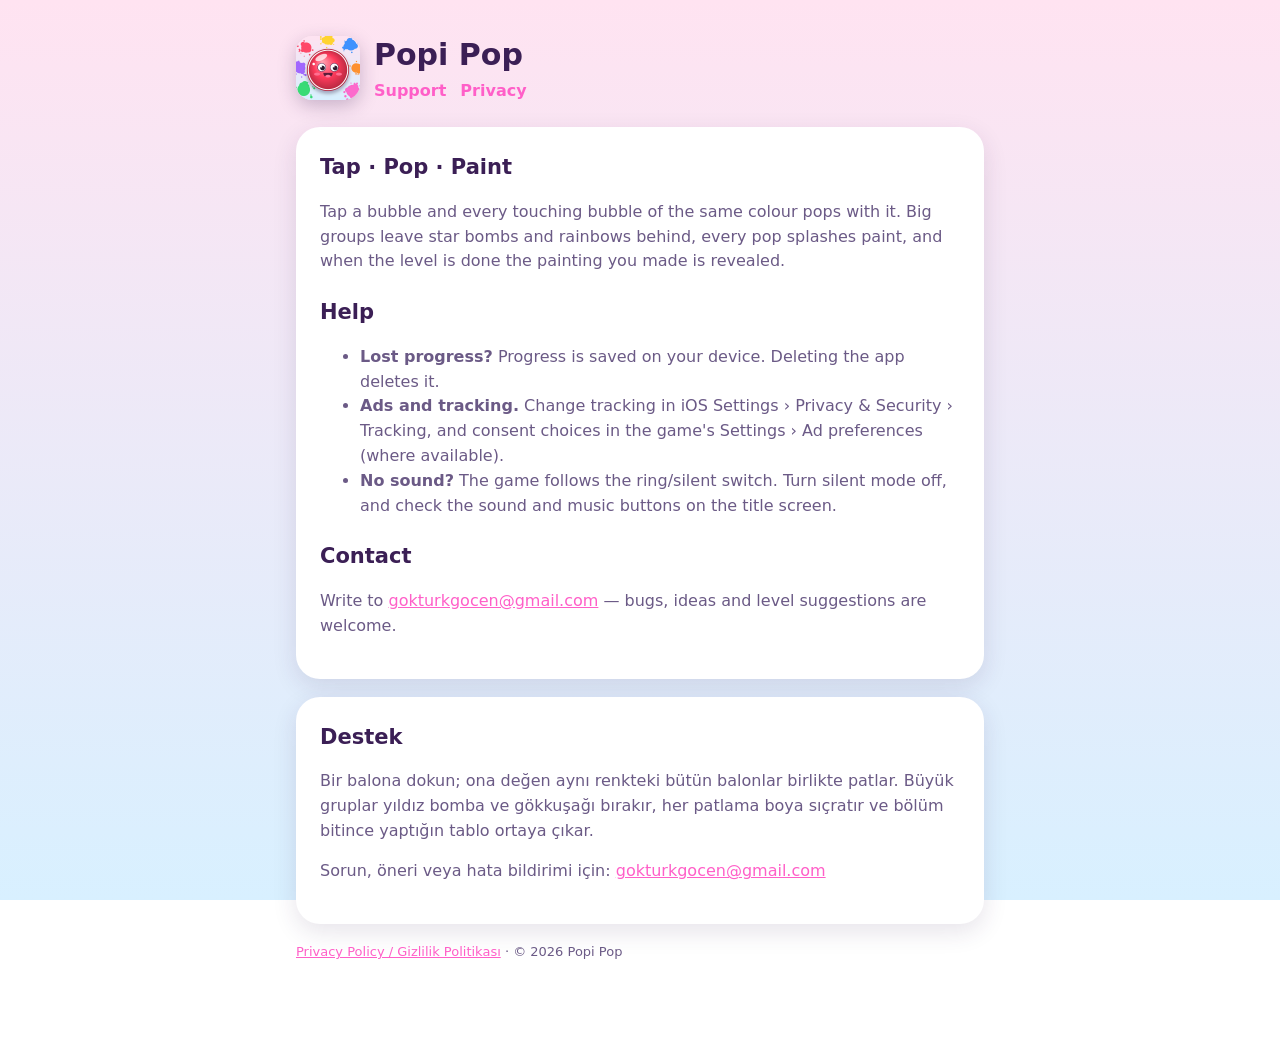
<file: popi/index.html>
<!doctype html>
<html lang="en">
<head>
<meta charset="utf-8">
<meta name="viewport" content="width=device-width, initial-scale=1">
<title>Popi Pop · Support</title>
<link rel="stylesheet" href="style.css">
</head>
<body>
<main>
<header>
  <img src="icon.png" alt="Popi Pop icon">
  <div>
    <h1>Popi Pop</h1>
    <nav><a href="./">Support</a><a href="privacy/">Privacy</a></nav>
  </div>
</header>

<div class="card">
<h2>Tap · Pop · Paint</h2>
<p>Tap a bubble and every touching bubble of the same colour pops with it. Big groups leave star bombs and rainbows behind, every pop splashes paint, and when the level is done the painting you made is revealed.</p>
<h2>Help</h2>
<ul>
  <li><strong>Lost progress?</strong> Progress is saved on your device. Deleting the app deletes it.</li>
  <li><strong>Ads and tracking.</strong> Change tracking in iOS Settings › Privacy &amp; Security › Tracking, and consent choices in the game's Settings › Ad preferences (where available).</li>
  <li><strong>No sound?</strong> The game follows the ring/silent switch. Turn silent mode off, and check the sound and music buttons on the title screen.</li>
</ul>
<h2>Contact</h2>
<p>Write to <a href="mailto:gokturkgocen@gmail.com">gokturkgocen@gmail.com</a> — bugs, ideas and level suggestions are welcome.</p>
</div>

<div class="card" lang="tr">
<h2>Destek</h2>
<p>Bir balona dokun; ona değen aynı renkteki bütün balonlar birlikte patlar. Büyük gruplar yıldız bomba ve gökkuşağı bırakır, her patlama boya sıçratır ve bölüm bitince yaptığın tablo ortaya çıkar.</p>
<p>Sorun, öneri veya hata bildirimi için: <a href="mailto:gokturkgocen@gmail.com">gokturkgocen@gmail.com</a></p>
</div>
<p class="small"><a href="privacy/">Privacy Policy / Gizlilik Politikası</a> · © 2026 Popi Pop</p>
</main>
</body>
</html>
</file>
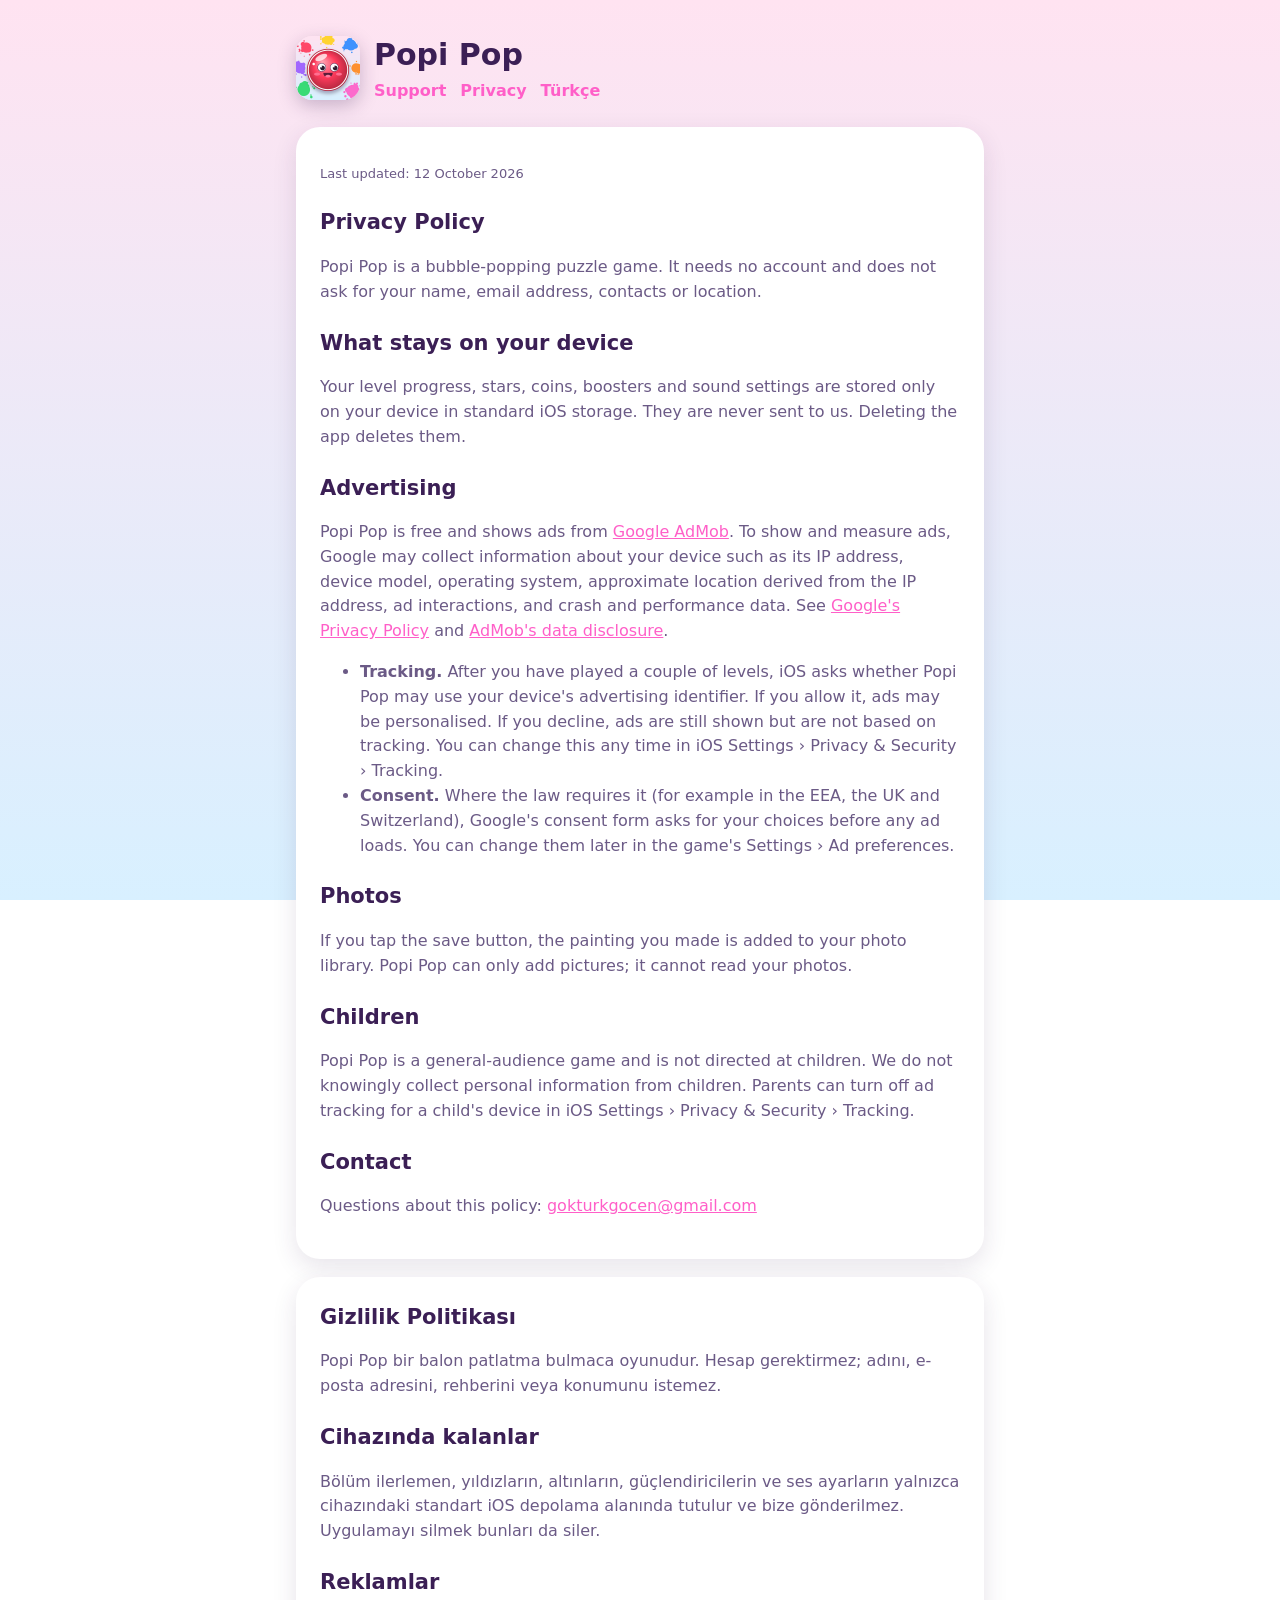
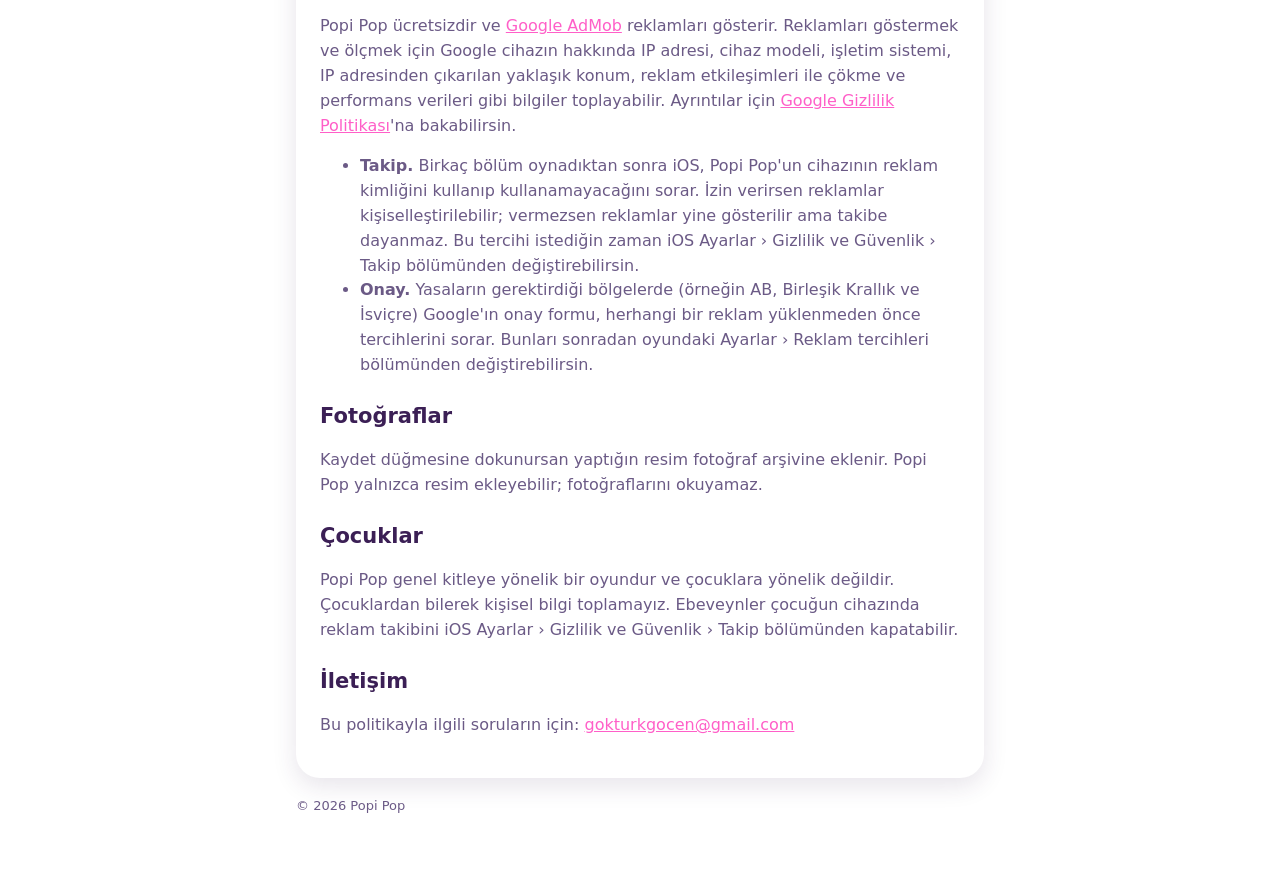
<file: popi/privacy/index.html>
<!doctype html>
<html lang="en">
<head>
<meta charset="utf-8">
<meta name="viewport" content="width=device-width, initial-scale=1">
<title>Privacy Policy · Popi Pop</title>
<link rel="stylesheet" href="../style.css">
</head>
<body>
<main>
<header>
  <img src="../icon.png" alt="Popi Pop icon">
  <div>
    <h1>Popi Pop</h1>
    <nav><a href="../">Support</a><a href="./">Privacy</a><a href="#tr">Türkçe</a></nav>
  </div>
</header>

<div class="card">
<p class="small">Last updated: 12 October 2026</p>
<h2>Privacy Policy</h2>
<p>Popi Pop is a bubble-popping puzzle game. It needs no account and does not ask for your name, email address, contacts or location.</p>

<h2>What stays on your device</h2>
<p>Your level progress, stars, coins, boosters and sound settings are stored only on your device in standard iOS storage. They are never sent to us. Deleting the app deletes them.</p>

<h2>Advertising</h2>
<p>Popi Pop is free and shows ads from <a href="https://policies.google.com/technologies/ads">Google AdMob</a>. To show and measure ads, Google may collect information about your device such as its IP address, device model, operating system, approximate location derived from the IP address, ad interactions, and crash and performance data. See <a href="https://policies.google.com/privacy">Google's Privacy Policy</a> and <a href="https://developers.google.com/admob/ios/privacy/data-disclosure">AdMob's data disclosure</a>.</p>
<ul>
  <li><strong>Tracking.</strong> After you have played a couple of levels, iOS asks whether Popi Pop may use your device's advertising identifier. If you allow it, ads may be personalised. If you decline, ads are still shown but are not based on tracking. You can change this any time in iOS Settings › Privacy &amp; Security › Tracking.</li>
  <li><strong>Consent.</strong> Where the law requires it (for example in the EEA, the UK and Switzerland), Google's consent form asks for your choices before any ad loads. You can change them later in the game's Settings › Ad preferences.</li>
</ul>

<h2>Photos</h2>
<p>If you tap the save button, the painting you made is added to your photo library. Popi Pop can only add pictures; it cannot read your photos.</p>

<h2>Children</h2>
<p>Popi Pop is a general-audience game and is not directed at children. We do not knowingly collect personal information from children. Parents can turn off ad tracking for a child's device in iOS Settings › Privacy &amp; Security › Tracking.</p>

<h2>Contact</h2>
<p>Questions about this policy: <a href="mailto:gokturkgocen@gmail.com">gokturkgocen@gmail.com</a></p>
</div>

<div class="card" id="tr" lang="tr">
<h2>Gizlilik Politikası</h2>
<p>Popi Pop bir balon patlatma bulmaca oyunudur. Hesap gerektirmez; adını, e-posta adresini, rehberini veya konumunu istemez.</p>
<h2>Cihazında kalanlar</h2>
<p>Bölüm ilerlemen, yıldızların, altınların, güçlendiricilerin ve ses ayarların yalnızca cihazındaki standart iOS depolama alanında tutulur ve bize gönderilmez. Uygulamayı silmek bunları da siler.</p>
<h2>Reklamlar</h2>
<p>Popi Pop ücretsizdir ve <a href="https://policies.google.com/technologies/ads">Google AdMob</a> reklamları gösterir. Reklamları göstermek ve ölçmek için Google cihazın hakkında IP adresi, cihaz modeli, işletim sistemi, IP adresinden çıkarılan yaklaşık konum, reklam etkileşimleri ile çökme ve performans verileri gibi bilgiler toplayabilir. Ayrıntılar için <a href="https://policies.google.com/privacy">Google Gizlilik Politikası</a>'na bakabilirsin.</p>
<ul>
  <li><strong>Takip.</strong> Birkaç bölüm oynadıktan sonra iOS, Popi Pop'un cihazının reklam kimliğini kullanıp kullanamayacağını sorar. İzin verirsen reklamlar kişiselleştirilebilir; vermezsen reklamlar yine gösterilir ama takibe dayanmaz. Bu tercihi istediğin zaman iOS Ayarlar › Gizlilik ve Güvenlik › Takip bölümünden değiştirebilirsin.</li>
  <li><strong>Onay.</strong> Yasaların gerektirdiği bölgelerde (örneğin AB, Birleşik Krallık ve İsviçre) Google'ın onay formu, herhangi bir reklam yüklenmeden önce tercihlerini sorar. Bunları sonradan oyundaki Ayarlar › Reklam tercihleri bölümünden değiştirebilirsin.</li>
</ul>
<h2>Fotoğraflar</h2>
<p>Kaydet düğmesine dokunursan yaptığın resim fotoğraf arşivine eklenir. Popi Pop yalnızca resim ekleyebilir; fotoğraflarını okuyamaz.</p>
<h2>Çocuklar</h2>
<p>Popi Pop genel kitleye yönelik bir oyundur ve çocuklara yönelik değildir. Çocuklardan bilerek kişisel bilgi toplamayız. Ebeveynler çocuğun cihazında reklam takibini iOS Ayarlar › Gizlilik ve Güvenlik › Takip bölümünden kapatabilir.</p>
<h2>İletişim</h2>
<p>Bu politikayla ilgili soruların için: <a href="mailto:gokturkgocen@gmail.com">gokturkgocen@gmail.com</a></p>
</div>
<p class="small">© 2026 Popi Pop</p>
</main>
</body>
</html>
</file>
<file: popi/style.css>
:root { --ink:#3B1F55; --pink:#FF5FC8; --gold:#FFC328; --bg1:#FFE3F1; --bg2:#D8F0FF; --card:#ffffff; --muted:#6B5A86; }
@media (prefers-color-scheme: dark) { :root { --ink:#F3EAFF; --bg1:#2A1740; --bg2:#14233A; --card:#24173A; --muted:#C2B3DD; } }
* { box-sizing: border-box; }
body { margin:0; font-family: ui-rounded, "SF Pro Rounded", system-ui, sans-serif; color:var(--ink);
  background: linear-gradient(180deg, var(--bg1), var(--bg2)) fixed; line-height:1.55; }
main { max-width: 720px; margin: 0 auto; padding: 32px 16px 64px; }
header { display:flex; align-items:center; gap:14px; margin-bottom:24px; }
header img { width:64px; height:64px; border-radius:16px; box-shadow:0 6px 18px rgba(59,31,85,.25); }
header h1 { margin:0; font-size:30px; font-weight:900; }
nav a { margin-right:14px; color:var(--pink); font-weight:800; text-decoration:none; }
.card { background:var(--card); border-radius:24px; padding:24px; margin:18px 0; box-shadow:0 8px 24px rgba(59,31,85,.12); }
h2 { font-size:21px; margin:22px 0 6px; } h2:first-child { margin-top:0; }
p, li { color:var(--muted); } a { color:var(--pink); }
.small { font-size:13px; color:var(--muted); }
</file>
